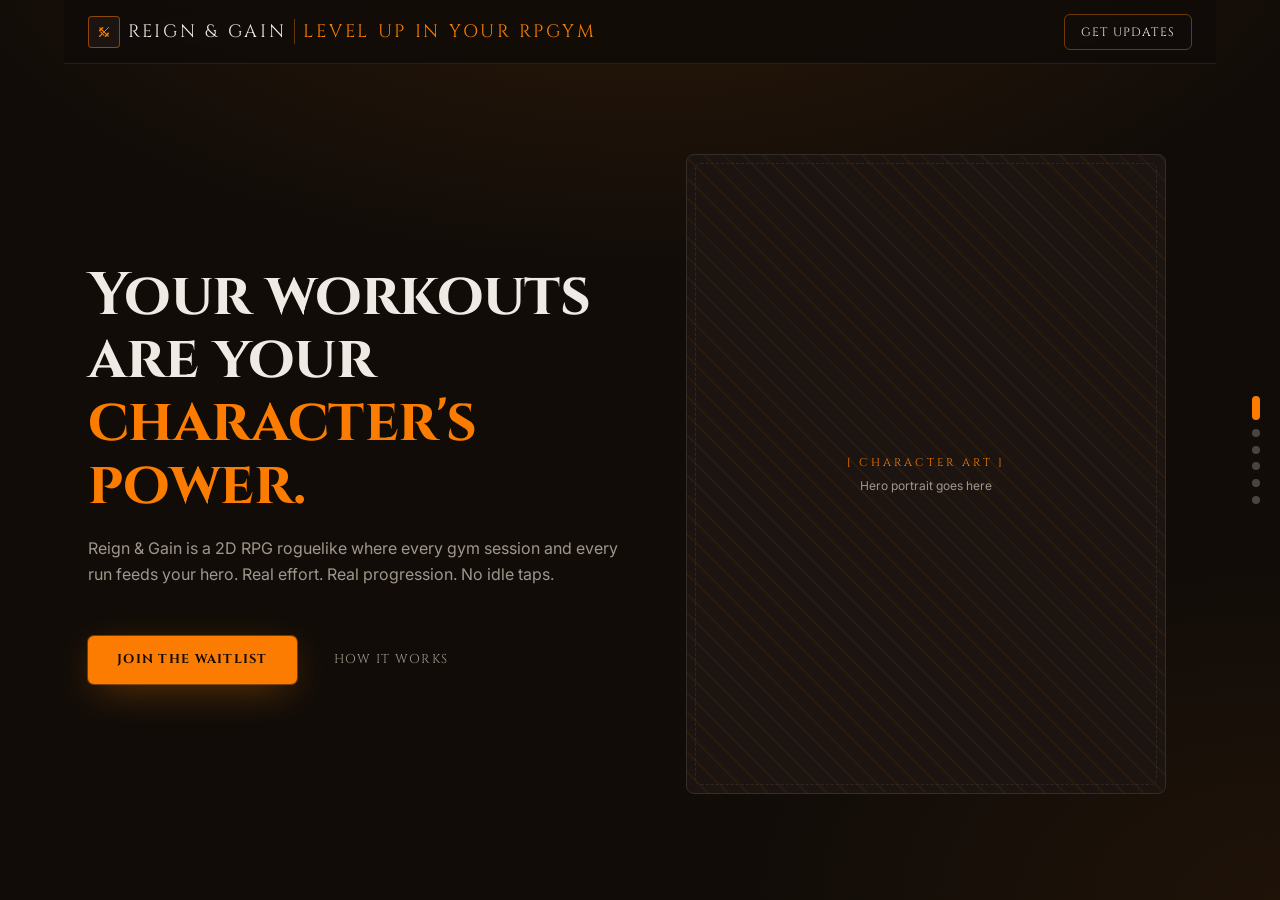
<file: index.html>
<!DOCTYPE html>
<html lang="en">
<head>
<meta charset="UTF-8" />
<meta name="viewport" content="width=device-width, initial-scale=1.0" />
<title>Reign & Gain: Level Up in Your RPGym</title>
<meta name="description" content="Reign & Gain is a fitness-themed 2D RPG roguelike where your real-world workouts power your in-game character. Level up in your RPGym — join the pre-alpha waitlist." />
<meta property="og:title" content="Reign & Gain: Level Up in Your RPGym" />
<meta property="og:description" content="A 2D RPG roguelike where gym sessions and runs level up your hero. Pre-alpha, building in public." />
<meta property="og:type" content="website" />
<meta name="twitter:card" content="summary_large_image" />
<link rel="stylesheet" href="css/styles.css?v=18" />
</head>
<body>

<header class="wrap nav nav-fixed">
  <div class="brand">
    <div class="brand-mark">
      <svg viewBox="0 0 24 24" fill="none" stroke="currentColor" stroke-linecap="round" stroke-linejoin="round">
        <g transform="rotate(45 12 12)">
          <path stroke-width="1.6" d="M3 12 21 12"/>
          <path stroke-width="2.4" d="M6 9 6 15"/>
          <path stroke-width="2.4" d="M18 9 18 15"/>
          <path stroke-width="1.3" d="M12 2 12 17"/>
          <path stroke-width="1.6" d="M9 15.5 15 15.5"/>
          <path stroke-width="1.8" d="M12 17 12 20.5"/>
          <circle cx="12" cy="21.3" r="1" fill="currentColor" stroke="none"/>
        </g>
      </svg>
    </div>
    <span class="brand-name">REIGN &amp; GAIN</span>
    <span class="brand-tagline">LEVEL UP IN YOUR RPGYM</span>
  </div>
  <a href="#signup"><button class="btn btn-outline">Get updates</button></a>
</header>

<div id="pager">
  <div id="pager-track">

    <section class="page wrap hero" data-page>
      <div class="hero-copy" data-animate>
        <h1>Your workouts are your<span class="accent"> character's power.</span></h1>

        <p class="lead">Reign &amp; Gain is a 2D RPG roguelike where every gym session and every run feeds your hero. Real effort. Real progression. No idle taps.</p>

        <div class="hero-actions">
          <a href="#signup"><button class="btn btn-primary">Join the Waitlist</button></a>
          <a href="#how"><button class="btn btn-ghost">How it works</button></a>
        </div>
      </div>

      <div class="hero-art" data-animate>
        <div class="placeholder aspect-45">
          <div class="placeholder-inset"></div>
          <div class="placeholder-content">
            <span class="placeholder-label">[ Character Art ]</span>
            <span class="placeholder-sub">Hero portrait goes here</span>
          </div>
        </div>
      </div>
    </section>

    <section class="page wrap wrap-narrow mission" data-page>
      <div data-animate>
        <p class="eyebrow">Why we're building this</p>
        <h2>A shared world where gamers and athletes are one and the same</h2>
        <p>Lifting and running aren't separate from play here. They ARE the play. Real-world effort and in-game progression feed the same fire instead of fighting for your time.</p>
      </div>
    </section>

    <section id="how" class="page wrap flow-safe" data-page>
      <div class="section-head" data-animate>
        <h2>How it works</h2>
      </div>

      <div class="grid-row grid-row-5" data-animate>

        <div class="card">
          <div class="placeholder aspect-video">
            <div class="placeholder-inset"></div>
            <div class="placeholder-content"><span class="placeholder-label">[ Workout Photo ]</span></div>
          </div>
          <div class="card-title-row">
            <svg viewBox="0 0 24 24" fill="none" stroke="currentColor" stroke-width="1.5" stroke-linecap="round" stroke-linejoin="round"><path d="M4 16c0-2 1-3 2-3s2 1 2 3-1 4-2 4-2-2-2-4Z"/><path d="M16 8c0-2 1-3 2-3s2 1 2 3-1 4-2 4-2-2-2-4Z"/><path d="M8 13c1 0 2-1 2-3M14 11c1 0 2 1 2 3"/></svg>
            <h3>Real Workout</h3>
          </div>
          <p class="body">Run or lift. Reign &amp; Gain doesn't need your phone open.</p>
          <div class="card-num">01</div>
        </div>

        <div class="card">
          <div class="placeholder aspect-video">
            <div class="placeholder-inset"></div>
            <div class="placeholder-content"><span class="placeholder-label">[ Verification UI ]</span></div>
          </div>
          <div class="card-title-row">
            <svg viewBox="0 0 24 24" fill="none" stroke="currentColor" stroke-width="1.5" stroke-linecap="round" stroke-linejoin="round"><path d="M12 21s7-6.5 7-11.5A7 7 0 0 0 5 9.5C5 14.5 12 21 12 21Z"/><circle cx="12" cy="9.5" r="2.2"/></svg>
            <h3>Auto-Verified</h3>
          </div>
          <p class="body">Zero manual logging. You do the workout, we handle the backend.</p>
          <div class="card-num">02</div>
        </div>

        <div class="card">
          <div class="placeholder aspect-video">
            <div class="placeholder-inset"></div>
            <div class="placeholder-content"><span class="placeholder-label">[ Token Drop ]</span></div>
          </div>
          <div class="card-title-row">
            <svg viewBox="0 0 24 24" fill="none" stroke="currentColor" stroke-width="1.5" stroke-linecap="round" stroke-linejoin="round"><path d="M3 8h11a3 3 0 1 0-3-3"/><path d="M3 13h15a3 3 0 1 1-3 3"/><path d="M3 18h8"/></svg>
            <h3>Get Tokens</h3>
          </div>
          <p class="body">Gym sessions mint Iron Tokens. Running mints Wind Tokens.</p>
          <div class="card-num">03</div>
        </div>

        <div class="card">
          <div class="placeholder aspect-video">
            <div class="placeholder-inset"></div>
            <div class="placeholder-content"><span class="placeholder-label">[ Skill Tree UI ]</span></div>
          </div>
          <div class="card-title-row">
            <svg viewBox="0 0 24 24" fill="none" stroke="currentColor" stroke-width="1.5" stroke-linecap="round" stroke-linejoin="round"><circle cx="6" cy="5" r="2"/><circle cx="6" cy="19" r="2"/><circle cx="18" cy="12" r="2"/><path d="M6 7v10M6 12h8.5M14.5 12 16.3 10.2M6 12 8 10"/></svg>
            <h3>Skill Tree</h3>
          </div>
          <p class="body">Spend tokens to unlock class abilities and specialize.</p>
          <div class="card-num">04</div>
        </div>

        <div class="card">
          <div class="placeholder aspect-video">
            <div class="placeholder-inset"></div>
            <div class="placeholder-content"><span class="placeholder-label">[ Combat Screenshot ]</span></div>
          </div>
          <div class="card-title-row">
            <svg viewBox="0 0 24 24" fill="none" stroke="currentColor" stroke-width="1.5" stroke-linecap="round" stroke-linejoin="round"><rect x="4" y="4" width="16" height="16" rx="3"/><circle cx="8.5" cy="8.5" r="1" fill="currentColor" stroke="none"/><circle cx="15.5" cy="8.5" r="1" fill="currentColor" stroke="none"/><circle cx="12" cy="12" r="1" fill="currentColor" stroke="none"/><circle cx="8.5" cy="15.5" r="1" fill="currentColor" stroke="none"/><circle cx="15.5" cy="15.5" r="1" fill="currentColor" stroke="none"/></svg>
            <h3>Combat</h3>
          </div>
          <p class="body">Turn-based battles combine dice, strategy and quick-time events.</p>
          <div class="card-num">05</div>
        </div>

      </div>
    </section>

    <section id="classes" class="page wrap flow-safe" data-page>
      <div class="section-head" data-animate>
        <h2>Choose your class</h2>
        <p class="section-sub">Customize your hero's look and choose your skills, but your workouts dictate your class.</p>
      </div>

      <div class="grid-row grid-row-3" data-animate>

        <div class="card">
          <div class="placeholder aspect-34">
            <div class="placeholder-inset"></div>
            <div class="placeholder-content"><span class="placeholder-label">[ Warrior Portrait ]</span></div>
          </div>
          <div class="card-title-row">
            <svg viewBox="0 0 24 24" fill="none" stroke="currentColor" stroke-linecap="round" stroke-linejoin="round">
              <g transform="rotate(45 12 12)">
                <path stroke-width="1.4" d="M12 2 13.4 5.2 13.4 15.6 10.6 15.6 10.6 5.2Z"/>
                <path stroke-width="2" d="M7.8 16 16.2 16"/>
                <path stroke-width="1.4" d="M12 16 12 20"/>
                <circle cx="12" cy="20.8" r="1" fill="currentColor" stroke="none"/>
              </g>
            </svg>
            <h3>Warrior</h3>
          </div>
          <p class="card-stats"><span class="stat-token">Iron Tokens</span> · HP · Armor · Damage</p>
          <p class="body">Fed by Iron Tokens: the more you lift, the harder you hit.</p>
        </div>

        <div class="card">
          <div class="placeholder aspect-34">
            <div class="placeholder-inset"></div>
            <div class="placeholder-content"><span class="placeholder-label">[ Rogue Portrait ]</span></div>
          </div>
          <div class="card-title-row">
            <svg viewBox="0 0 24 24" fill="none" stroke="currentColor" stroke-width="1.5" stroke-linecap="round" stroke-linejoin="round"><path d="M13 2 4 14h6l-1 8 9-12h-6l1-8Z"/></svg>
            <h3>Rogue</h3>
          </div>
          <p class="card-stats"><span class="stat-token">Wind Tokens</span> · Stamina · Agility · Speed</p>
          <p class="body">Fed by Wind Tokens: running sharpens speed and reflexes.</p>
        </div>

        <div class="card">
          <div class="placeholder aspect-34">
            <div class="placeholder-inset"></div>
            <div class="placeholder-content"><span class="placeholder-label">[ Mage Portrait ]</span></div>
          </div>
          <div class="card-title-row">
            <svg viewBox="0 0 24 24" fill="none" stroke="currentColor" stroke-width="1.5" stroke-linecap="round" stroke-linejoin="round"><path d="M12 3v4M12 17v4M3 12h4M17 12h4M6 6l2.5 2.5M17.5 17.5 15 15M6 18l2.5-2.5M17.5 6.5 15 9"/></svg>
            <h3>Mage</h3>
          </div>
          <p class="card-stats"><span class="stat-token">Iron + Wind Tokens</span> · Hybrid · Magic</p>
          <p class="body">Fed by both token types: a hybrid build focused on magic spells.</p>
        </div>

      </div>
    </section>

    <section class="page banner" data-page>
      <div class="wrap wrap-narrow" data-animate>
        <h2>You <span class="accent-underline">Are</span> Your Hero</h2>
        <p>Every rep, every mile, every drop of sweat: it all lands here. Your character doesn't just look like you. They are you.</p>
      </div>
    </section>

    <section id="signup" class="page wrap wrap-signup" data-page>
      <div class="section-head" data-animate>
        <p class="eyebrow">Enlist Now</p>
        <h2>Get on the waitlist</h2>
        <p class="section-sub">Be the first to know when playtests open. One-line updates, no marketing fluff.</p>
      </div>

      <div class="signup-box" data-animate>
        <div id="form-wrap">
          <form id="waitlist-form" novalidate>
            <div class="field">
              <label for="email">Email address</label>
              <input id="email" name="email" type="email" required autocomplete="email" placeholder="you@example.com" />
            </div>

            <div class="consent-row">
              <input id="consent" name="consent" type="checkbox" />
              <label for="consent">I agree to receive occasional updates about Reign &amp; Gain at this email address.</label>
            </div>

            <p id="form-error" class="form-error hidden" role="alert"></p>

            <button id="submit-btn" type="submit" class="btn btn-submit">Join the Waitlist</button>

            <p class="form-note">We only use your email to notify you about Reign &amp; Gain updates. No spam, no sharing your data, unsubscribe anytime.</p>
          </form>
        </div>

        <div id="success-wrap" class="success-box hidden">
          <svg viewBox="0 0 24 24" fill="none" stroke="currentColor" stroke-width="1.5" stroke-linecap="round" stroke-linejoin="round"><circle cx="12" cy="12" r="9"/><path d="m8.5 12.5 2.3 2.3L16 10"/></svg>
          <div>
            <h3>You're on the list.</h3>
            <p>We'll only email you when there's something real to show.</p>
          </div>
        </div>
      </div>

      <p class="page-foot">
        <span class="page-foot-status"><span class="badge-dot-inline"></span>Pre-Alpha · Week one, no fake numbers, just an honest waitlist.</span>
        <a href="privacy.html">Privacy</a>
        <span id="foot-year">© Reign &amp; Gain</span>
      </p>
    </section>

  </div>

  <nav id="pager-dots" aria-label="Page navigation"></nav>
</div>

<script src="js/waitlist.js?v=13"></script>
<script src="js/scroll-effects.js?v=13"></script>
<script src="js/paginate.js?v=17"></script>
<script>document.getElementById("foot-year").textContent = "© " + new Date().getFullYear() + " Reign & Gain";</script>
</body>
</html>
</file>
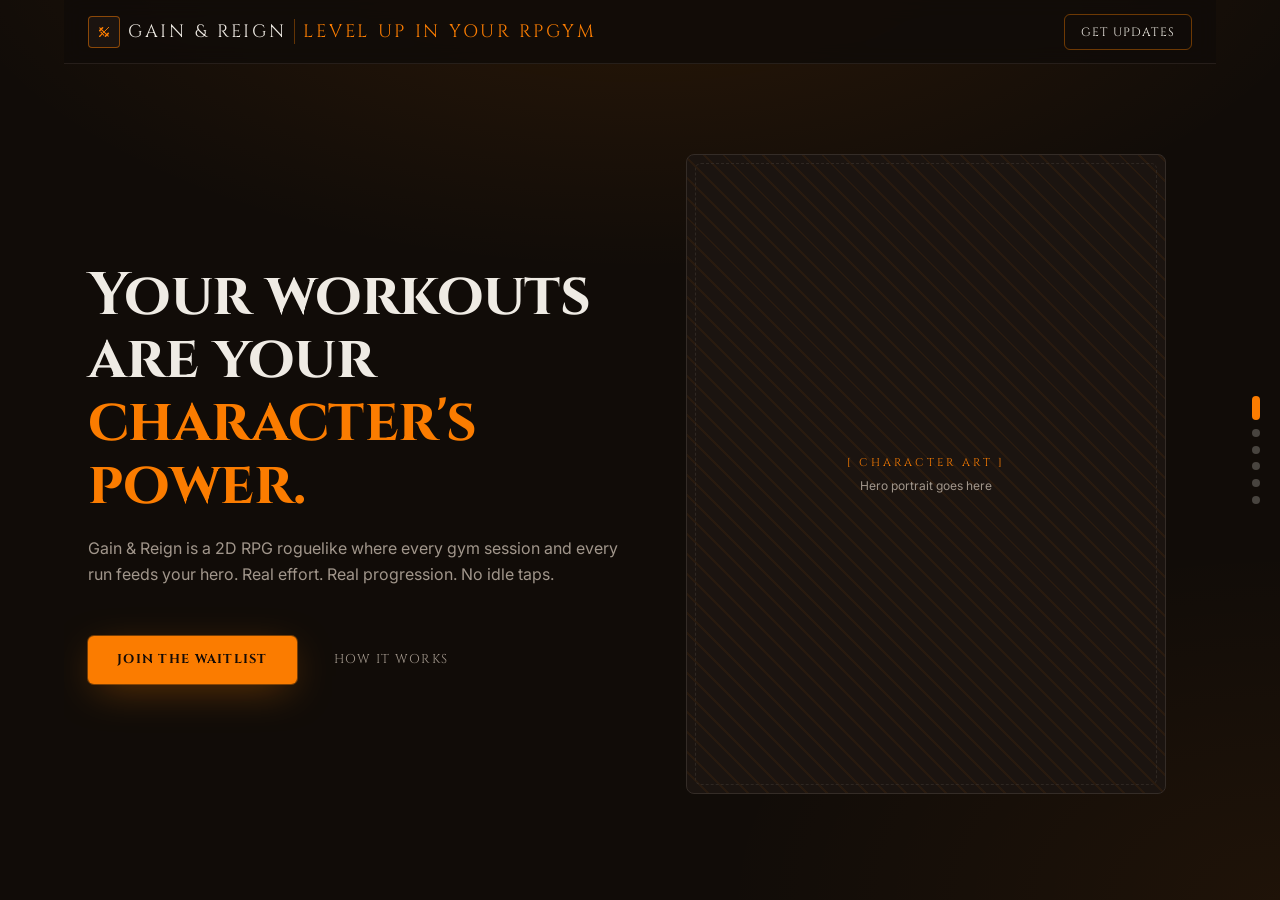
<file: rpgym-site/index.html>
<!DOCTYPE html>
<html lang="en">
<head>
<meta charset="UTF-8" />
<meta name="viewport" content="width=device-width, initial-scale=1.0" />
<title>Gain & Reign: Level Up in Your RPGym</title>
<meta name="description" content="Gain & Reign is a fitness-themed 2D RPG roguelike where your real-world workouts power your in-game character. Level up in your RPGym — join the pre-alpha waitlist." />
<meta property="og:title" content="Gain & Reign: Level Up in Your RPGym" />
<meta property="og:description" content="A 2D RPG roguelike where gym sessions and runs level up your hero. Pre-alpha, building in public." />
<meta property="og:type" content="website" />
<meta name="twitter:card" content="summary_large_image" />
<link rel="stylesheet" href="css/styles.css?v=15" />
</head>
<body>

<header class="wrap nav nav-fixed">
  <div class="brand">
    <div class="brand-mark">
      <svg viewBox="0 0 24 24" fill="none" stroke="currentColor" stroke-linecap="round" stroke-linejoin="round">
        <g transform="rotate(45 12 12)">
          <path stroke-width="1.6" d="M3 12 21 12"/>
          <path stroke-width="2.4" d="M6 9 6 15"/>
          <path stroke-width="2.4" d="M18 9 18 15"/>
          <path stroke-width="1.3" d="M12 2 12 17"/>
          <path stroke-width="1.6" d="M9 15.5 15 15.5"/>
          <path stroke-width="1.8" d="M12 17 12 20.5"/>
          <circle cx="12" cy="21.3" r="1" fill="currentColor" stroke="none"/>
        </g>
      </svg>
    </div>
    <span class="brand-name">GAIN &amp; REIGN</span>
    <span class="brand-tagline">LEVEL UP IN YOUR RPGYM</span>
  </div>
  <a href="#signup"><button class="btn btn-outline">Get updates</button></a>
</header>

<div id="pager">
  <div id="pager-track">

    <section class="page wrap hero" data-page>
      <div class="hero-copy" data-animate>
        <h1>Your workouts are your<span class="accent"> character's power.</span></h1>

        <p class="lead">Gain &amp; Reign is a 2D RPG roguelike where every gym session and every run feeds your hero. Real effort. Real progression. No idle taps.</p>

        <div class="hero-actions">
          <a href="#signup"><button class="btn btn-primary">Join the Waitlist</button></a>
          <a href="#how"><button class="btn btn-ghost">How it works</button></a>
        </div>
      </div>

      <div class="hero-art" data-animate>
        <div class="placeholder aspect-45">
          <div class="placeholder-inset"></div>
          <div class="placeholder-content">
            <span class="placeholder-label">[ Character Art ]</span>
            <span class="placeholder-sub">Hero portrait goes here</span>
          </div>
        </div>
      </div>
    </section>

    <section class="page wrap wrap-narrow mission" data-page>
      <div data-animate>
        <p class="eyebrow">Why we're building this</p>
        <h2>A shared world where gamers and athletes are one and the same</h2>
        <p>Lifting and running aren't separate from play here. They ARE the play. Real-world effort and in-game progression feed the same fire instead of fighting for your time.</p>
      </div>
    </section>

    <section id="how" class="page wrap flow-safe" data-page>
      <div class="section-head" data-animate>
        <h2>How it works</h2>
      </div>

      <div class="grid-row grid-row-5" data-animate>

        <div class="card">
          <div class="placeholder aspect-video">
            <div class="placeholder-inset"></div>
            <div class="placeholder-content"><span class="placeholder-label">[ Workout Photo ]</span></div>
          </div>
          <div class="card-title-row">
            <svg viewBox="0 0 24 24" fill="none" stroke="currentColor" stroke-width="1.5" stroke-linecap="round" stroke-linejoin="round"><path d="M4 16c0-2 1-3 2-3s2 1 2 3-1 4-2 4-2-2-2-4Z"/><path d="M16 8c0-2 1-3 2-3s2 1 2 3-1 4-2 4-2-2-2-4Z"/><path d="M8 13c1 0 2-1 2-3M14 11c1 0 2 1 2 3"/></svg>
            <h3>Real Workout</h3>
          </div>
          <p class="body">Run or lift. Gain &amp; Reign doesn't need your phone open.</p>
          <div class="card-num">01</div>
        </div>

        <div class="card">
          <div class="placeholder aspect-video">
            <div class="placeholder-inset"></div>
            <div class="placeholder-content"><span class="placeholder-label">[ Verification UI ]</span></div>
          </div>
          <div class="card-title-row">
            <svg viewBox="0 0 24 24" fill="none" stroke="currentColor" stroke-width="1.5" stroke-linecap="round" stroke-linejoin="round"><path d="M12 21s7-6.5 7-11.5A7 7 0 0 0 5 9.5C5 14.5 12 21 12 21Z"/><circle cx="12" cy="9.5" r="2.2"/></svg>
            <h3>Auto-Verified</h3>
          </div>
          <p class="body">Zero manual logging. You do the workout, we handle the backend.</p>
          <div class="card-num">02</div>
        </div>

        <div class="card">
          <div class="placeholder aspect-video">
            <div class="placeholder-inset"></div>
            <div class="placeholder-content"><span class="placeholder-label">[ Token Drop ]</span></div>
          </div>
          <div class="card-title-row">
            <svg viewBox="0 0 24 24" fill="none" stroke="currentColor" stroke-width="1.5" stroke-linecap="round" stroke-linejoin="round"><path d="M3 8h11a3 3 0 1 0-3-3"/><path d="M3 13h15a3 3 0 1 1-3 3"/><path d="M3 18h8"/></svg>
            <h3>Get Tokens</h3>
          </div>
          <p class="body">Gym sessions mint Iron Tokens. Running mints Wind Tokens.</p>
          <div class="card-num">03</div>
        </div>

        <div class="card">
          <div class="placeholder aspect-video">
            <div class="placeholder-inset"></div>
            <div class="placeholder-content"><span class="placeholder-label">[ Skill Tree UI ]</span></div>
          </div>
          <div class="card-title-row">
            <svg viewBox="0 0 24 24" fill="none" stroke="currentColor" stroke-width="1.5" stroke-linecap="round" stroke-linejoin="round"><circle cx="6" cy="5" r="2"/><circle cx="6" cy="19" r="2"/><circle cx="18" cy="12" r="2"/><path d="M6 7v10M6 12h8.5M14.5 12 16.3 10.2M6 12 8 10"/></svg>
            <h3>Skill Tree</h3>
          </div>
          <p class="body">Spend tokens to unlock class abilities and specialize.</p>
          <div class="card-num">04</div>
        </div>

        <div class="card">
          <div class="placeholder aspect-video">
            <div class="placeholder-inset"></div>
            <div class="placeholder-content"><span class="placeholder-label">[ Combat Screenshot ]</span></div>
          </div>
          <div class="card-title-row">
            <svg viewBox="0 0 24 24" fill="none" stroke="currentColor" stroke-width="1.5" stroke-linecap="round" stroke-linejoin="round"><rect x="4" y="4" width="16" height="16" rx="3"/><circle cx="8.5" cy="8.5" r="1" fill="currentColor" stroke="none"/><circle cx="15.5" cy="8.5" r="1" fill="currentColor" stroke="none"/><circle cx="12" cy="12" r="1" fill="currentColor" stroke="none"/><circle cx="8.5" cy="15.5" r="1" fill="currentColor" stroke="none"/><circle cx="15.5" cy="15.5" r="1" fill="currentColor" stroke="none"/></svg>
            <h3>Combat</h3>
          </div>
          <p class="body">Turn-based battles combine dice, strategy and quick-time events.</p>
          <div class="card-num">05</div>
        </div>

      </div>
    </section>

    <section id="classes" class="page wrap flow-safe" data-page>
      <div class="section-head" data-animate>
        <h2>Choose your class</h2>
        <p class="section-sub">Customize your hero's look and choose your skills, but your workouts dictate your class.</p>
      </div>

      <div class="grid-row grid-row-3" data-animate>

        <div class="card">
          <div class="placeholder aspect-34">
            <div class="placeholder-inset"></div>
            <div class="placeholder-content"><span class="placeholder-label">[ Warrior Portrait ]</span></div>
          </div>
          <div class="card-title-row">
            <svg viewBox="0 0 24 24" fill="none" stroke="currentColor" stroke-linecap="round" stroke-linejoin="round">
              <g transform="rotate(45 12 12)">
                <path stroke-width="1.4" d="M12 2 13.4 5.2 13.4 15.6 10.6 15.6 10.6 5.2Z"/>
                <path stroke-width="2" d="M7.8 16 16.2 16"/>
                <path stroke-width="1.4" d="M12 16 12 20"/>
                <circle cx="12" cy="20.8" r="1" fill="currentColor" stroke="none"/>
              </g>
            </svg>
            <h3>Warrior</h3>
          </div>
          <p class="card-stats"><span class="stat-token">Iron Tokens</span> · HP · Armor · Damage</p>
          <p class="body">Fed by Iron Tokens: the more you lift, the harder you hit.</p>
        </div>

        <div class="card">
          <div class="placeholder aspect-34">
            <div class="placeholder-inset"></div>
            <div class="placeholder-content"><span class="placeholder-label">[ Rogue Portrait ]</span></div>
          </div>
          <div class="card-title-row">
            <svg viewBox="0 0 24 24" fill="none" stroke="currentColor" stroke-width="1.5" stroke-linecap="round" stroke-linejoin="round"><path d="M13 2 4 14h6l-1 8 9-12h-6l1-8Z"/></svg>
            <h3>Rogue</h3>
          </div>
          <p class="card-stats"><span class="stat-token">Wind Tokens</span> · Stamina · Agility · Speed</p>
          <p class="body">Fed by Wind Tokens: running sharpens speed and reflexes.</p>
        </div>

        <div class="card">
          <div class="placeholder aspect-34">
            <div class="placeholder-inset"></div>
            <div class="placeholder-content"><span class="placeholder-label">[ Mage Portrait ]</span></div>
          </div>
          <div class="card-title-row">
            <svg viewBox="0 0 24 24" fill="none" stroke="currentColor" stroke-width="1.5" stroke-linecap="round" stroke-linejoin="round"><path d="M12 3v4M12 17v4M3 12h4M17 12h4M6 6l2.5 2.5M17.5 17.5 15 15M6 18l2.5-2.5M17.5 6.5 15 9"/></svg>
            <h3>Mage</h3>
          </div>
          <p class="card-stats"><span class="stat-token">Iron + Wind Tokens</span> · Hybrid · Magic</p>
          <p class="body">Fed by both token types: a hybrid build focused on magic spells.</p>
        </div>

      </div>
    </section>

    <section class="page banner" data-page>
      <div class="wrap wrap-narrow" data-animate>
        <h2>You <span class="accent-underline">Are</span> Your Hero</h2>
        <p>Every rep, every mile, every drop of sweat: it all lands here. Your character doesn't just look like you. They are you.</p>
      </div>
    </section>

    <section id="signup" class="page wrap wrap-signup" data-page>
      <div class="section-head" data-animate>
        <p class="eyebrow">Enlist Now</p>
        <h2>Get on the waitlist</h2>
        <p class="section-sub">Be the first to know when playtests open. One-line updates, no marketing fluff.</p>
      </div>

      <div class="signup-box" data-animate>
        <div id="form-wrap">
          <form id="waitlist-form" novalidate>
            <div class="field">
              <label for="email">Email address</label>
              <input id="email" name="email" type="email" required autocomplete="email" placeholder="you@example.com" />
            </div>

            <div class="consent-row">
              <input id="consent" name="consent" type="checkbox" />
              <label for="consent">I agree to receive occasional updates about Gain &amp; Reign at this email address.</label>
            </div>

            <p id="form-error" class="form-error hidden" role="alert"></p>

            <button id="submit-btn" type="submit" class="btn btn-submit">Join the Waitlist</button>

            <p class="form-note">We only use your email to notify you about Gain &amp; Reign updates. No spam, no sharing your data, unsubscribe anytime.</p>
          </form>
        </div>

        <div id="success-wrap" class="success-box hidden">
          <svg viewBox="0 0 24 24" fill="none" stroke="currentColor" stroke-width="1.5" stroke-linecap="round" stroke-linejoin="round"><circle cx="12" cy="12" r="9"/><path d="m8.5 12.5 2.3 2.3L16 10"/></svg>
          <div>
            <h3>You're on the list.</h3>
            <p>We'll only email you when there's something real to show.</p>
          </div>
        </div>
      </div>

      <p class="page-foot">
        <span class="page-foot-status"><span class="badge-dot-inline"></span>Pre-Alpha · Week one, no fake numbers, just an honest waitlist.</span>
        <a href="privacy.html">Privacy</a>
        <span id="foot-year">© Gain &amp; Reign</span>
      </p>
    </section>

  </div>

  <nav id="pager-dots" aria-label="Page navigation"></nav>
</div>

<script src="js/waitlist.js?v=13"></script>
<script src="js/scroll-effects.js?v=13"></script>
<script src="js/paginate.js?v=13"></script>
<script>document.getElementById("foot-year").textContent = "© " + new Date().getFullYear() + " Gain & Reign";</script>
</body>
</html>
</file>
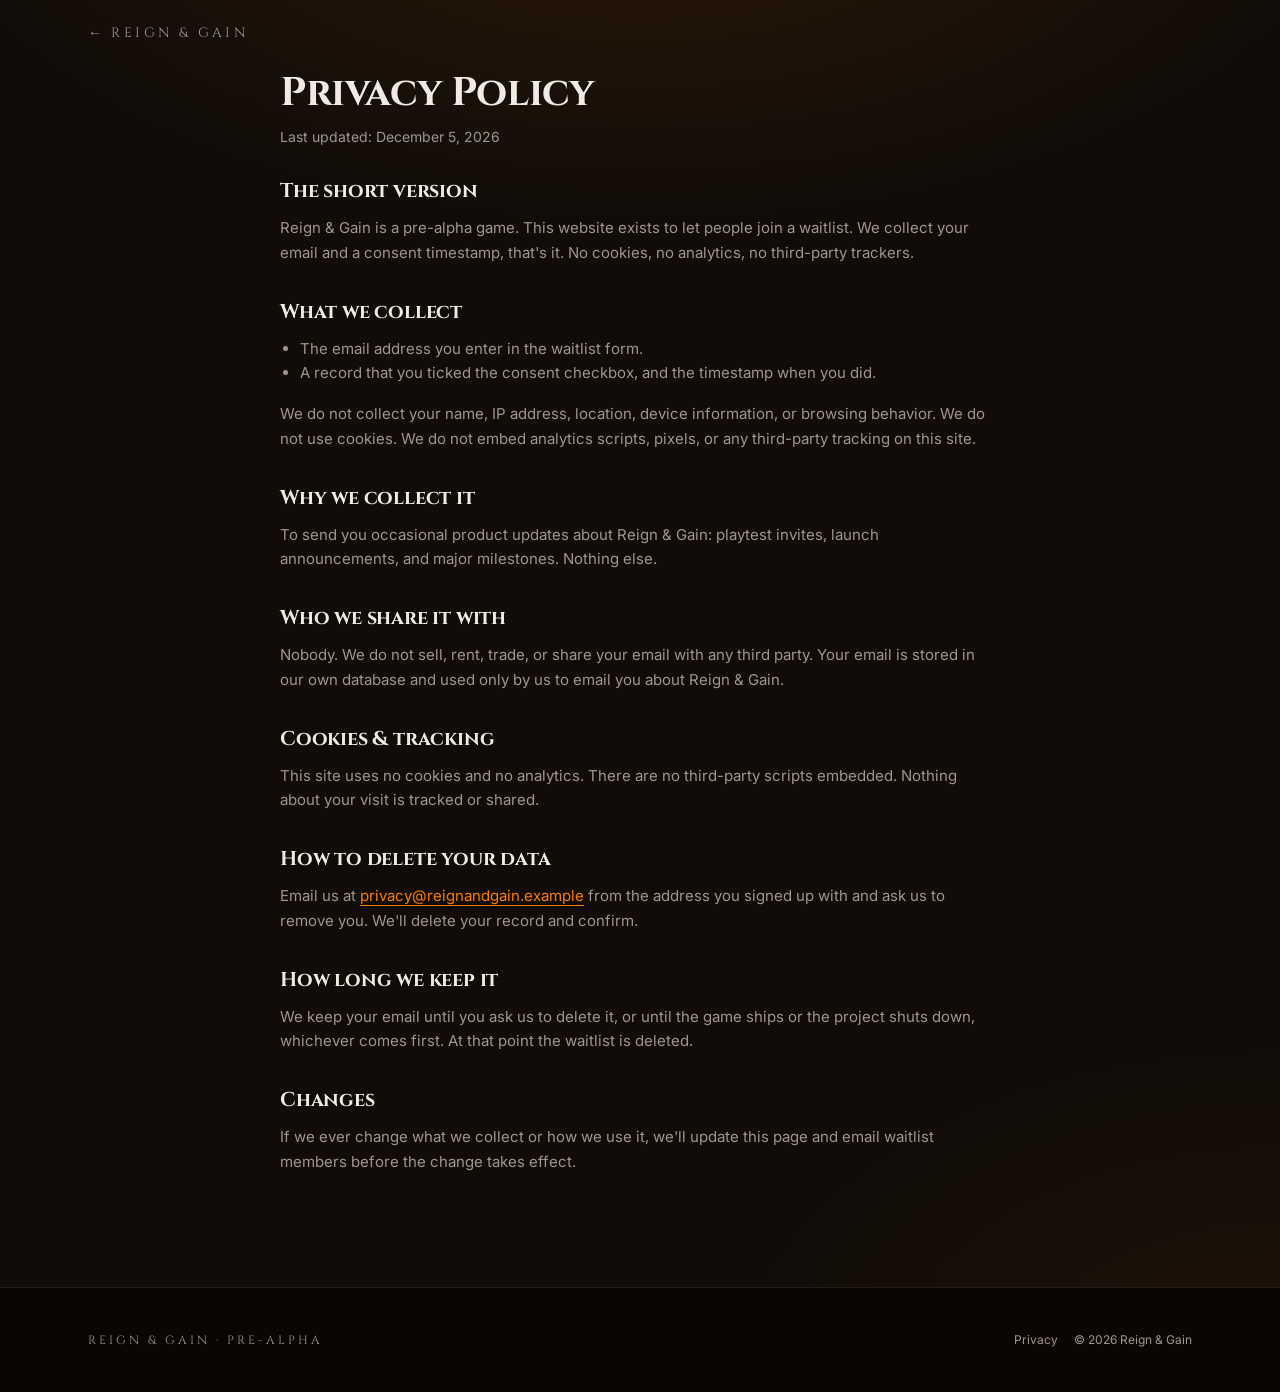
<file: privacy.html>
<!DOCTYPE html>
<html lang="en">
<head>
<meta charset="UTF-8" />
<meta name="viewport" content="width=device-width, initial-scale=1.0" />
<title>Privacy Policy · Reign & Gain</title>
<meta name="description" content="How Reign & Gain handles your email on the pre-alpha waitlist. No tracking, no analytics, no third parties." />
<meta name="robots" content="index,follow" />
<link rel="stylesheet" href="css/styles.css?v=18" />
</head>
<body>

<header class="wrap privacy-header">
  <a href="index.html" class="back-link">← Reign &amp; Gain</a>
</header>

<main class="wrap wrap-narrow privacy-main" style="padding-bottom:5rem">
  <h1>Privacy Policy</h1>
  <p id="privacy-updated" class="privacy-updated"></p>

  <div class="privacy-body">

    <div class="privacy-section">
      <h2>The short version</h2>
      <p>Reign &amp; Gain is a pre-alpha game. This website exists to let people join a waitlist. We collect your email and a consent timestamp, that's it. No cookies, no analytics, no third-party trackers.</p>
    </div>

    <div class="privacy-section">
      <h2>What we collect</h2>
      <ul>
        <li>The email address you enter in the waitlist form.</li>
        <li>A record that you ticked the consent checkbox, and the timestamp when you did.</li>
      </ul>
      <p>We do not collect your name, IP address, location, device information, or browsing behavior. We do not use cookies. We do not embed analytics scripts, pixels, or any third-party tracking on this site.</p>
    </div>

    <div class="privacy-section">
      <h2>Why we collect it</h2>
      <p>To send you occasional product updates about Reign &amp; Gain: playtest invites, launch announcements, and major milestones. Nothing else.</p>
    </div>

    <div class="privacy-section">
      <h2>Who we share it with</h2>
      <p>Nobody. We do not sell, rent, trade, or share your email with any third party. Your email is stored in our own database and used only by us to email you about Reign &amp; Gain.</p>
    </div>

    <div class="privacy-section">
      <h2>Cookies &amp; tracking</h2>
      <p>This site uses no cookies and no analytics. There are no third-party scripts embedded. Nothing about your visit is tracked or shared.</p>
    </div>

    <div class="privacy-section">
      <h2>How to delete your data</h2>
      <p>Email us at <a href="mailto:privacy@reignandgain.example">privacy@reignandgain.example</a> from the address you signed up with and ask us to remove you. We'll delete your record and confirm.</p>
    </div>

    <div class="privacy-section">
      <h2>How long we keep it</h2>
      <p>We keep your email until you ask us to delete it, or until the game ships or the project shuts down, whichever comes first. At that point the waitlist is deleted.</p>
    </div>

    <div class="privacy-section">
      <h2>Changes</h2>
      <p>If we ever change what we collect or how we use it, we'll update this page and email waitlist members before the change takes effect.</p>
    </div>

  </div>
</main>

<footer>
  <div class="wrap">
    <p class="foot-brand">Reign &amp; Gain · Pre-Alpha</p>
    <div class="foot-links">
      <a href="privacy.html">Privacy</a>
      <span id="foot-year">© Reign &amp; Gain</span>
    </div>
  </div>
</footer>

<script>
  document.getElementById("foot-year").textContent = "© " + new Date().getFullYear() + " Reign & Gain";
  document.getElementById("privacy-updated").textContent = "Last updated: " + new Date().toLocaleDateString("en-US", { year: "numeric", month: "long", day: "numeric" });
</script>
<!-- redeploy trigger -->
</body>
</html>
</file>
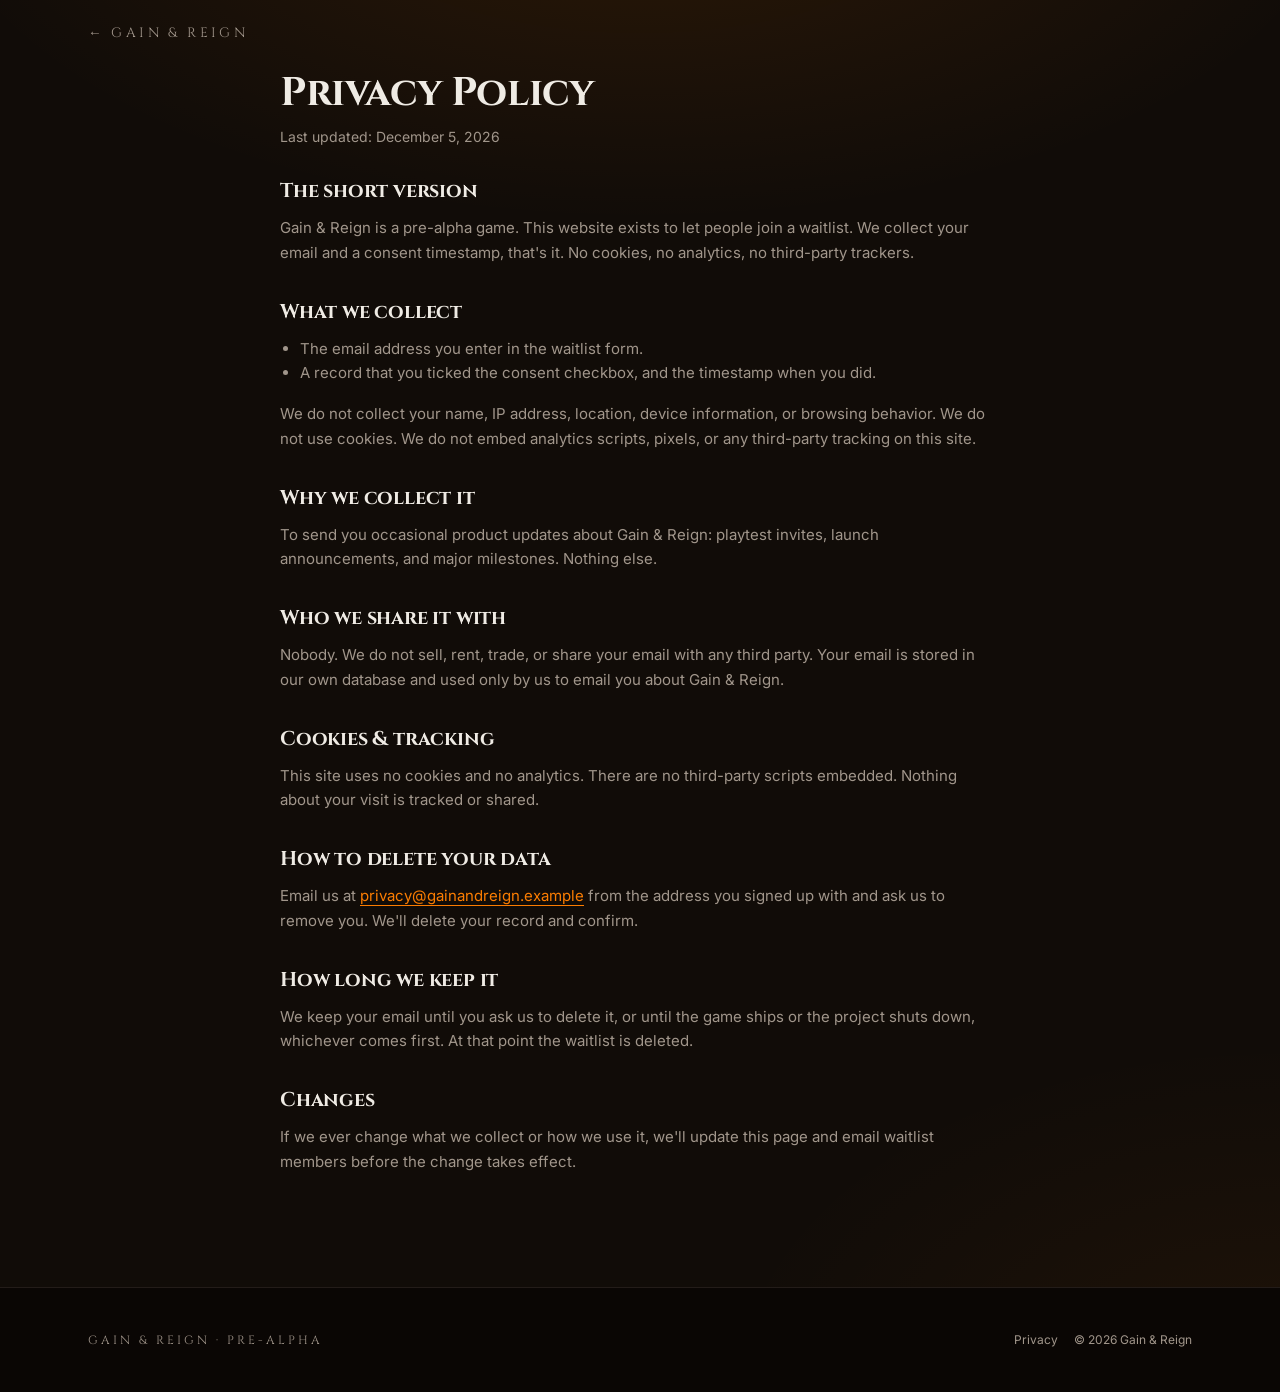
<file: rpgym-site/privacy.html>
<!DOCTYPE html>
<html lang="en">
<head>
<meta charset="UTF-8" />
<meta name="viewport" content="width=device-width, initial-scale=1.0" />
<title>Privacy Policy · Gain & Reign</title>
<meta name="description" content="How Gain & Reign handles your email on the pre-alpha waitlist. No tracking, no analytics, no third parties." />
<meta name="robots" content="index,follow" />
<link rel="stylesheet" href="css/styles.css?v=15" />
</head>
<body>

<header class="wrap privacy-header">
  <a href="index.html" class="back-link">← Gain &amp; Reign</a>
</header>

<main class="wrap wrap-narrow privacy-main" style="padding-bottom:5rem">
  <h1>Privacy Policy</h1>
  <p id="privacy-updated" class="privacy-updated"></p>

  <div class="privacy-body">

    <div class="privacy-section">
      <h2>The short version</h2>
      <p>Gain &amp; Reign is a pre-alpha game. This website exists to let people join a waitlist. We collect your email and a consent timestamp, that's it. No cookies, no analytics, no third-party trackers.</p>
    </div>

    <div class="privacy-section">
      <h2>What we collect</h2>
      <ul>
        <li>The email address you enter in the waitlist form.</li>
        <li>A record that you ticked the consent checkbox, and the timestamp when you did.</li>
      </ul>
      <p>We do not collect your name, IP address, location, device information, or browsing behavior. We do not use cookies. We do not embed analytics scripts, pixels, or any third-party tracking on this site.</p>
    </div>

    <div class="privacy-section">
      <h2>Why we collect it</h2>
      <p>To send you occasional product updates about Gain &amp; Reign: playtest invites, launch announcements, and major milestones. Nothing else.</p>
    </div>

    <div class="privacy-section">
      <h2>Who we share it with</h2>
      <p>Nobody. We do not sell, rent, trade, or share your email with any third party. Your email is stored in our own database and used only by us to email you about Gain &amp; Reign.</p>
    </div>

    <div class="privacy-section">
      <h2>Cookies &amp; tracking</h2>
      <p>This site uses no cookies and no analytics. There are no third-party scripts embedded. Nothing about your visit is tracked or shared.</p>
    </div>

    <div class="privacy-section">
      <h2>How to delete your data</h2>
      <p>Email us at <a href="mailto:privacy@gainandreign.example">privacy@gainandreign.example</a> from the address you signed up with and ask us to remove you. We'll delete your record and confirm.</p>
    </div>

    <div class="privacy-section">
      <h2>How long we keep it</h2>
      <p>We keep your email until you ask us to delete it, or until the game ships or the project shuts down, whichever comes first. At that point the waitlist is deleted.</p>
    </div>

    <div class="privacy-section">
      <h2>Changes</h2>
      <p>If we ever change what we collect or how we use it, we'll update this page and email waitlist members before the change takes effect.</p>
    </div>

  </div>
</main>

<footer>
  <div class="wrap">
    <p class="foot-brand">Gain &amp; Reign · Pre-Alpha</p>
    <div class="foot-links">
      <a href="privacy.html">Privacy</a>
      <span id="foot-year">© Gain &amp; Reign</span>
    </div>
  </div>
</footer>

<script>
  document.getElementById("foot-year").textContent = "© " + new Date().getFullYear() + " Gain & Reign";
  document.getElementById("privacy-updated").textContent = "Last updated: " + new Date().toLocaleDateString("en-US", { year: "numeric", month: "long", day: "numeric" });
</script>
</body>
</html>
</file>
<file: css/styles.css>
/* RPGym design system — dark, gritty-but-energetic fantasy-fitness aesthetic.
   Single accent color: molten ember. All tokens defined below as CSS
   variables — edit values here to re-skin the whole site. No build step,
   no framework: plain HTML/CSS/JS so it can be hosted anywhere for free. */

@import url("https://fonts.googleapis.com/css2?family=Cinzel:wght@500;600;700&family=Inter:wght@400;500;600&display=swap");

:root {
  --radius: 0.5rem;

  --background: oklch(0.16 0.012 60);
  --foreground: oklch(0.94 0.01 80);

  --card: oklch(0.20 0.014 55);
  --border: oklch(0.30 0.015 55);
  --input: oklch(0.24 0.012 60);

  --ember: oklch(0.72 0.19 55);
  --ember-glow: oklch(0.82 0.17 65);

  --muted-foreground: oklch(0.68 0.02 70);
  --destructive: oklch(0.60 0.22 25);

  --font-display: "Cinzel", "Georgia", serif;
  --font-sans: "Inter", ui-sans-serif, system-ui, sans-serif;
}

* {
  box-sizing: border-box;
  border-color: var(--border);
}

html,
body {
  margin: 0;
  padding: 0;
  background-color: var(--background);
  color: var(--foreground);
  font-family: var(--font-sans);
  -webkit-font-smoothing: antialiased;
}

#pager {
  position: relative;
  height: 100vh;
  height: 100svh;
  overflow: hidden;
}

#pager-track {
  will-change: transform;
  transition: transform 0.8s cubic-bezier(0.45, 0, 0.2, 1);
}

@media (prefers-reduced-motion: reduce) {
  #pager-track {
    transition: none;
  }
}

.page {
  height: 100vh;
  height: 100svh;
  width: 100%;
  box-sizing: border-box;
  display: flex;
  flex-direction: column;
  justify-content: center;
  padding-top: 4.5rem;
  padding-bottom: 1.5rem;
  overflow-y: auto;
}

#pager-dots {
  position: fixed;
  right: 1.25rem;
  top: 50%;
  transform: translateY(-50%);
  display: flex;
  flex-direction: column;
  gap: 0.55rem;
  z-index: 60;
}

.pager-dot {
  width: 0.5rem;
  height: 0.5rem;
  border-radius: 999px;
  border: none;
  padding: 0;
  cursor: pointer;
  background: color-mix(in oklab, var(--foreground) 25%, transparent);
  transition: height 0.25s ease, background-color 0.25s ease;
}

.pager-dot:hover {
  background: color-mix(in oklab, var(--foreground) 45%, transparent);
}

.pager-dot.active {
  height: 1.5rem;
  background: var(--ember);
}

@media (max-height: 760px) {
  .page {
    padding-top: 3.75rem;
    padding-bottom: 1rem;
  }

  .section-head {
    margin-bottom: 1.25rem;
  }

  .card {
    padding: 0.75rem;
  }
}

[data-animate] {
  opacity: 0;
  transform: translateY(28px);
  transition: opacity 0.7s ease, transform 0.7s ease;
}

[data-animate].is-visible {
  opacity: 1;
  transform: translateY(0);
}

@media (prefers-reduced-motion: reduce) {
  [data-animate] {
    opacity: 1;
    transform: none;
    transition: none;
  }
}

body {
  background-image: radial-gradient(
      1200px 600px at 50% -10%,
      color-mix(in oklab, var(--ember) 12%, transparent),
      transparent 60%
    ),
    radial-gradient(
      800px 500px at 100% 100%,
      color-mix(in oklab, var(--ember) 6%, transparent),
      transparent 70%
    );
}

h1,
h2,
h3 {
  font-family: var(--font-display);
  letter-spacing: -0.01em;
  margin: 0;
}

a {
  color: inherit;
  text-decoration: none;
}

.wrap {
  max-width: 72rem;
  margin: 0 auto;
  padding-left: 1.5rem;
  padding-right: 1.5rem;
}

.wrap-narrow {
  max-width: 48rem;
}

.wrap-signup {
  max-width: 50rem;
}

.nav {
  display: flex;
  align-items: center;
  justify-content: space-between;
  padding-top: 0.85rem;
  padding-bottom: 0.85rem;
}

.nav-fixed {
  position: fixed;
  top: 0;
  left: 0;
  right: 0;
  z-index: 50;
  background: color-mix(in oklab, var(--background) 88%, transparent);
  backdrop-filter: blur(10px);
  -webkit-backdrop-filter: blur(10px);
  border-bottom: 1px solid color-mix(in oklab, var(--border) 60%, transparent);
}

.brand {
  display: flex;
  align-items: center;
  gap: 0.5rem;
}

.brand-mark {
  display: flex;
  align-items: center;
  justify-content: center;
  height: 2rem;
  width: 2rem;
  border-radius: 0.25rem;
  border: 1px solid color-mix(in oklab, var(--ember) 50%, transparent);
  background: var(--card);
}

.brand-mark svg {
  width: 1rem;
  height: 1rem;
  color: var(--ember);
}

.brand-name {
  font-family: var(--font-display);
  font-size: 1.125rem;
  letter-spacing: 0.15em;
}

.brand-tagline {
  font-family: var(--font-display);
  font-size: 1.125rem;
  letter-spacing: 0.15em;
  color: var(--ember);
  padding-left: 0.5rem;
  border-left: 1px solid color-mix(in oklab, var(--ember) 35%, transparent);
}

@media (max-width: 720px) {
  .brand-tagline {
    display: none;
  }
}

.btn {
  display: inline-flex;
  align-items: center;
  justify-content: center;
  gap: 0.5rem;
  border-radius: 0.375rem;
  font-family: var(--font-display);
  text-transform: uppercase;
  letter-spacing: 0.1em;
  font-size: 0.8rem;
  cursor: pointer;
  border: 1px solid transparent;
  transition: background-color 0.15s, color 0.15s, border-color 0.15s;
}

.btn-primary {
  height: 3rem;
  padding: 0 1.75rem;
  background: var(--ember);
  color: oklch(0.16 0.02 55);
  font-weight: 700;
  box-shadow: 0 0 0 1px color-mix(in oklab, var(--ember) 40%, transparent),
    0 10px 40px -10px color-mix(in oklab, var(--ember) 45%, transparent);
}

.btn-primary:hover {
  background: var(--ember-glow);
}

.btn-ghost {
  height: 3rem;
  padding: 0 1.5rem;
  background: transparent;
  color: var(--muted-foreground);
}

.btn-ghost:hover {
  color: var(--ember);
}

.btn-outline {
  height: 2.25rem;
  padding: 0 1rem;
  background: transparent;
  border-color: color-mix(in oklab, var(--ember) 40%, transparent);
  font-size: 0.75rem;
  color: var(--foreground);
}

.btn-outline:hover {
  background: color-mix(in oklab, var(--ember) 10%, transparent);
  color: var(--ember);
}

.btn-submit {
  height: 2.75rem;
  width: 100%;
  background: var(--ember);
  color: oklch(0.16 0.02 55);
}

.btn-submit:hover {
  background: var(--ember-glow);
}

.btn-submit:disabled {
  opacity: 0.6;
  cursor: not-allowed;
}

.badge {
  display: inline-flex;
  align-items: center;
  gap: 0.5rem;
  border-radius: 999px;
  border: 1px solid color-mix(in oklab, var(--ember) 40%, transparent);
  background: color-mix(in oklab, var(--ember) 5%, transparent);
  padding: 0.25rem 0.75rem;
  font-size: 0.75rem;
  font-weight: 500;
  text-transform: uppercase;
  letter-spacing: 0.1em;
  color: var(--ember);
}

.badge svg {
  width: 0.75rem;
  height: 0.75rem;
}

.badge-dot {
  height: 0.375rem;
  width: 0.375rem;
  border-radius: 999px;
  background: var(--ember);
  animation: pulse 2s ease-in-out infinite;
}

@keyframes pulse {
  0%, 100% { opacity: 1; }
  50% { opacity: 0.4; }
}

.hero {
  display: grid;
  gap: 2.5rem;
}

@media (min-width: 768px) {
  .hero {
    grid-template-columns: 1fr 1fr;
  }
}

.hero-copy {
  display: flex;
  flex-direction: column;
  justify-content: center;
}

.hero h1 {
  font-size: 2.5rem;
  line-height: 1.05;
}

@media (min-width: 640px) {
  .hero h1 { font-size: 3rem; }
}

@media (min-width: 768px) {
  .hero h1 { font-size: 3.75rem; }
}

.hero h1 .accent {
  color: var(--ember);
}

.hero p.lead {
  margin-top: 1.25rem;
  max-width: 38rem;
  font-size: 1rem;
  line-height: 1.6;
  color: var(--muted-foreground);
  text-wrap: pretty;
}

.hero-actions {
  margin-top: 2rem;
  display: flex;
  flex-wrap: wrap;
  gap: 0.75rem;
}

.badge-hero {
  margin-bottom: 1.5rem;
  width: fit-content;
}

.placeholder {
  position: relative;
  overflow: hidden;
  border-radius: 0.5rem;
  border: 1px solid var(--border);
  background-color: var(--card);
  background-image: repeating-linear-gradient(
    45deg,
    color-mix(in oklab, var(--ember) 6%, transparent) 0 2px,
    transparent 2px 14px
  );
  display: flex;
  align-items: center;
  justify-content: center;
}

.placeholder-inset {
  position: absolute;
  inset: 0.5rem;
  border-radius: 0.375rem;
  border: 1px dashed color-mix(in oklab, var(--border) 80%, transparent);
}

.placeholder-content {
  position: relative;
  display: flex;
  flex-direction: column;
  align-items: center;
  gap: 0.5rem;
  padding: 1rem;
  text-align: center;
}

.placeholder-label {
  font-family: var(--font-display);
  font-size: 0.7rem;
  text-transform: uppercase;
  letter-spacing: 0.25em;
  color: var(--ember);
}

.placeholder-sub {
  font-size: 0.75rem;
  color: var(--muted-foreground);
}

.placeholder-corner {
  position: absolute;
  width: 0.75rem;
  height: 0.75rem;
  color: color-mix(in oklab, var(--ember) 70%, transparent);
}

.aspect-45 { aspect-ratio: 4 / 5; }
.aspect-video { aspect-ratio: 16 / 9; }
.aspect-34 { aspect-ratio: 4 / 3; }

.hero-art {
  width: 100%;
  max-width: 30rem;
  height: min(78vh, 40rem);
  align-self: center;
  margin: 0 auto;
}

.hero-art .placeholder {
  width: 100%;
  height: 100%;
  aspect-ratio: auto;
}

.eyebrow {
  margin-bottom: 0.5rem;
  font-size: 0.75rem;
  text-transform: uppercase;
  letter-spacing: 0.3em;
  color: var(--ember);
}

.section-head {
  text-align: center;
  margin-bottom: 2.25rem;
}

.section-head h2 {
  font-size: 1.875rem;
}

@media (min-width: 640px) {
  .section-head h2 { font-size: 2.25rem; }
}

.section-sub {
  margin: 0.75rem auto 0;
  max-width: 32rem;
  font-size: 0.875rem;
  color: var(--muted-foreground);
  text-wrap: pretty;
}

#signup .section-sub {
  max-width: 40rem;
}

.mission {
  text-align: center;
}

.mission h2 {
  font-size: 1.5rem;
  line-height: 1.35;
}

@media (min-width: 640px) {
  .mission h2 { font-size: 1.875rem; }
}

@media (min-width: 768px) {
  .mission h2 { font-size: 2.25rem; }
}

.mission p {
  margin-top: 1.25rem;
  font-size: 1rem;
  line-height: 1.6;
  color: var(--muted-foreground);
}

.grid-row {
  display: grid;
  gap: 1rem;
}

.grid-row-5 {
  grid-template-columns: repeat(5, 1fr);
}

.grid-row-3 {
  grid-template-columns: repeat(3, 1fr);
  max-width: 62rem;
  margin: 0 auto;
  align-items: stretch;
}

.grid-row-3 .card {
  height: 100%;
  min-width: 0;
}

.grid-row-3 .card-title-row {
  height: 1.75rem;
  min-height: 0;
  align-items: center;
  margin-bottom: 0.5rem;
}

.grid-row-3 .card-stats {
  height: 1.1rem;
  min-height: 0;
  margin-bottom: 0.6rem;
}

.grid-row-3 .placeholder {
  aspect-ratio: auto;
  height: 9rem;
}

.grid-row-3 .card {
  padding: 0.85rem;
}

#classes .section-head {
  margin-top: 0.4rem;
}

@media (max-width: 700px) {
  .grid-row-5,
  .grid-row-3 {
    display: flex;
    grid-template-columns: none;
    max-width: none;
    overflow-x: auto;
    overflow-y: visible;
    margin: 0 -1.5rem;
    padding: 0 1.5rem 0.5rem;
    scroll-snap-type: x mandatory;
    -webkit-overflow-scrolling: touch;
  }

  .grid-row-5 .card,
  .grid-row-3 .card {
    flex: 0 0 78%;
    scroll-snap-align: start;
  }

  .flow-safe {
    overflow-y: visible;
  }

  .hero {
    gap: 1.25rem;
    align-content: center;
  }

  .hero h1 {
    font-size: 1.85rem;
    line-height: 1.1;
  }

  .hero p.lead {
    margin-top: 0.75rem;
    font-size: 0.875rem;
    line-height: 1.5;
  }

  .hero-actions {
    margin-top: 1.25rem;
    gap: 0.6rem;
  }

  .hero-actions .btn {
    height: 2.5rem;
    padding-left: 1.1rem;
    padding-right: 1.1rem;
    font-size: 0.68rem;
  }

  .hero-art {
    max-width: 11rem;
    height: min(18vh, 9rem);
  }

  .badge-hero {
    margin-bottom: 1rem;
  }

  #pager-dots {
    right: 0.6rem;
    gap: 0.35rem;
  }

  .pager-dot {
    width: 0.3rem;
    height: 0.3rem;
  }

  .pager-dot.active {
    height: 0.85rem;
  }
}

.card {
  display: flex;
  flex-direction: column;
  border-radius: 0.5rem;
  border: 1px solid var(--border);
  background: color-mix(in oklab, var(--card) 60%, transparent);
  padding: 1rem;
  transition: border-color 0.15s;
}

.card:hover {
  border-color: color-mix(in oklab, var(--ember) 40%, transparent);
}

.card .placeholder {
  margin-bottom: 0.75rem;
}

.card-num {
  margin-top: auto;
  padding-top: 1rem;
  text-align: center;
  font-size: 0.7rem;
  font-weight: 500;
  text-transform: uppercase;
  letter-spacing: 0.2em;
  color: color-mix(in oklab, var(--ember) 70%, transparent);
}

.card-title-row {
  margin-bottom: 0.35rem;
  display: flex;
  align-items: flex-start;
  gap: 0.5rem;
  min-height: 3.1rem;
}

.card-title-row svg {
  width: 1rem;
  height: 1rem;
  margin-top: 0.2rem;
  color: var(--ember);
  flex-shrink: 0;
}

.card-title-row h3 {
  font-size: 1rem;
  line-height: 1.3;
  text-transform: uppercase;
  letter-spacing: 0.05em;
}

.card p.body {
  font-size: 0.875rem;
  line-height: 1.6;
  color: var(--muted-foreground);
}

.card-stats .stat-token {
  color: var(--foreground);
}

.card-stats {
  display: block;
  width: 100%;
  min-height: 1rem;
  margin-bottom: 0.5rem;
  font-size: 0.68rem;
  font-weight: 500;
  text-transform: uppercase;
  letter-spacing: normal;
  color: color-mix(in oklab, var(--ember) 70%, transparent);
  white-space: nowrap;
  text-align: justify;
  text-align-last: justify;
  text-justify: inter-word;
  overflow: hidden;
}

.banner {
  border-top: 1px solid color-mix(in oklab, var(--border) 60%, transparent);
  border-bottom: 1px solid color-mix(in oklab, var(--border) 60%, transparent);
  background: color-mix(in oklab, var(--card) 30%, transparent);
  text-align: center;
}

.banner h2 {
  font-size: 1.875rem;
}

.accent-underline {
  color: var(--ember);
  text-decoration: underline;
  text-underline-offset: 4px;
}

@media (min-width: 640px) {
  .banner h2 { font-size: 2.25rem; }
}

@media (min-width: 768px) {
  .banner h2 { font-size: 3rem; }
}

.banner p {
  margin: 1rem auto 0;
  max-width: 36rem;
  font-size: 0.875rem;
  line-height: 1.6;
  color: var(--muted-foreground);
}

@media (min-width: 640px) {
  .banner p { font-size: 1rem; }
}

.status-strip {
  border-top: 1px solid color-mix(in oklab, var(--border) 60%, transparent);
  border-bottom: 1px solid color-mix(in oklab, var(--border) 60%, transparent);
  background: color-mix(in oklab, var(--card) 30%, transparent);
  padding-top: 2.5rem;
  padding-bottom: 2.5rem;
}

.status-strip .wrap {
  display: flex;
  flex-direction: column;
  align-items: center;
  gap: 0.75rem;
  text-align: center;
}

.status-strip p {
  max-width: 36rem;
  font-size: 0.875rem;
  color: var(--muted-foreground);
}

.signup-box {
  border-radius: 0.75rem;
  border: 1px solid var(--border);
  background: var(--card);
  padding: 1.5rem;
}

@media (min-width: 640px) {
  .signup-box { padding: 2rem; }
}

.field {
  margin-bottom: 1rem;
}

.field label {
  display: block;
  margin-bottom: 0.5rem;
  font-size: 0.875rem;
  color: var(--muted-foreground);
}

.field input[type="email"] {
  width: 100%;
  height: 2.75rem;
  border-radius: 0.375rem;
  border: 1px solid var(--border);
  background: var(--input);
  color: var(--foreground);
  padding: 0 0.75rem;
  font-size: 0.9rem;
  font-family: var(--font-sans);
}

.field input[type="email"]:focus {
  outline: 2px solid color-mix(in oklab, var(--ember) 50%, transparent);
  outline-offset: 1px;
}

.consent-row {
  display: flex;
  align-items: flex-start;
  gap: 0.75rem;
  margin-bottom: 1rem;
}

.consent-row input[type="checkbox"] {
  margin-top: 0.15rem;
  width: 1.05rem;
  height: 1.05rem;
  accent-color: var(--ember);
  flex-shrink: 0;
}

.consent-row label {
  font-size: 0.875rem;
  line-height: 1.4;
  color: var(--muted-foreground);
}

.form-error {
  margin-bottom: 1rem;
  font-size: 0.875rem;
  color: var(--destructive);
}

.form-note {
  margin-top: 1rem;
  font-size: 0.6875rem;
  line-height: 1.6;
  color: var(--muted-foreground);
  text-wrap: pretty;
}

.success-box {
  display: flex;
  align-items: flex-start;
  gap: 0.75rem;
  border-radius: 0.5rem;
  border: 1px solid color-mix(in oklab, var(--ember) 40%, transparent);
  background: var(--card);
  padding: 1.5rem;
  box-shadow: 0 0 0 1px color-mix(in oklab, var(--ember) 40%, transparent),
    0 10px 40px -10px color-mix(in oklab, var(--ember) 45%, transparent);
}

.success-box svg {
  width: 1.5rem;
  height: 1.5rem;
  color: var(--ember);
  flex-shrink: 0;
  margin-top: 0.15rem;
}

.success-box h3 {
  font-size: 1.125rem;
}

.success-box p {
  margin-top: 0.25rem;
  font-size: 0.875rem;
  color: var(--muted-foreground);
}

.hidden { display: none !important; }

.page-foot {
  margin-top: 1.25rem;
  display: flex;
  flex-wrap: wrap;
  justify-content: center;
  align-items: baseline;
  row-gap: 0.35rem;
  column-gap: 0.6rem;
  text-align: center;
  font-size: 0.75rem;
  line-height: 1.5;
  color: var(--muted-foreground);
}

.page-foot-status {
  white-space: normal;
}

.page-foot a {
  color: var(--ember);
  text-decoration: underline;
  text-underline-offset: 3px;
  white-space: nowrap;
}

.page-foot #foot-year {
  white-space: nowrap;
}

.badge-dot-inline {
  display: inline-block;
  height: 0.375rem;
  width: 0.375rem;
  margin-right: 0.4rem;
  border-radius: 999px;
  background: var(--ember);
  vertical-align: middle;
}

footer {
  border-top: 1px solid color-mix(in oklab, var(--border) 60%, transparent);
  background: color-mix(in oklab, var(--background) 80%, black);
}

footer .wrap {
  display: flex;
  flex-direction: column;
  align-items: center;
  justify-content: space-between;
  gap: 0.75rem;
  padding-top: 2rem;
  padding-bottom: 2rem;
  font-size: 0.75rem;
  color: var(--muted-foreground);
}

@media (min-width: 640px) {
  footer .wrap { flex-direction: row; }
}

footer .foot-brand {
  font-family: var(--font-display);
  text-transform: uppercase;
  letter-spacing: 0.25em;
}

footer .foot-links {
  display: flex;
  align-items: center;
  gap: 1rem;
}

footer a:hover {
  color: var(--ember);
}

.privacy-header {
  display: flex;
  align-items: center;
  justify-content: space-between;
  padding-top: 1.5rem;
  padding-bottom: 1.5rem;
}

.back-link {
  font-family: var(--font-display);
  font-size: 0.85rem;
  text-transform: uppercase;
  letter-spacing: 0.25em;
  color: var(--muted-foreground);
}

.back-link:hover {
  color: var(--ember);
}

.privacy-main h1 {
  font-size: 2.5rem;
}

.privacy-updated {
  margin-top: 0.5rem;
  font-size: 0.875rem;
  color: var(--muted-foreground);
}

.privacy-body {
  margin-top: 2rem;
}

.privacy-section {
  margin-bottom: 2rem;
}

.privacy-section h2 {
  font-size: 1.25rem;
}

.privacy-section p,
.privacy-section li {
  font-size: 0.9375rem;
  line-height: 1.65;
  color: var(--muted-foreground);
}

.privacy-section p {
  margin-top: 0.75rem;
}

.privacy-section ul {
  margin-top: 0.75rem;
  padding-left: 1.25rem;
}

.privacy-section a {
  color: var(--ember);
  text-decoration: underline;
  text-underline-offset: 4px;
}
</file>
<file: rpgym-site/css/styles.css>
/* RPGym design system — dark, gritty-but-energetic fantasy-fitness aesthetic.
   Single accent color: molten ember. All tokens defined below as CSS
   variables — edit values here to re-skin the whole site. No build step,
   no framework: plain HTML/CSS/JS so it can be hosted anywhere for free. */

@import url("https://fonts.googleapis.com/css2?family=Cinzel:wght@500;600;700&family=Inter:wght@400;500;600&display=swap");

:root {
  --radius: 0.5rem;

  --background: oklch(0.16 0.012 60);
  --foreground: oklch(0.94 0.01 80);

  --card: oklch(0.20 0.014 55);
  --border: oklch(0.30 0.015 55);
  --input: oklch(0.24 0.012 60);

  --ember: oklch(0.72 0.19 55);
  --ember-glow: oklch(0.82 0.17 65);

  --muted-foreground: oklch(0.68 0.02 70);
  --destructive: oklch(0.60 0.22 25);

  --font-display: "Cinzel", "Georgia", serif;
  --font-sans: "Inter", ui-sans-serif, system-ui, sans-serif;
}

* {
  box-sizing: border-box;
  border-color: var(--border);
}

html,
body {
  margin: 0;
  padding: 0;
  background-color: var(--background);
  color: var(--foreground);
  font-family: var(--font-sans);
  -webkit-font-smoothing: antialiased;
}

/* One-screen-per-page app-like experience, modeled directly on the
   reference (nitais-brand-vault.base44.app): the page is NOT scrolled
   natively at all. #pager is a fixed 100vh viewport with overflow
   hidden; #pager-track holds every .page stacked normally and is moved
   with `transform: translateY()` by js/paginate.js. Each wheel/keyboard/
   touch gesture (or dot click) shifts the track by exactly one page.
   This was a deliberate rebuild away from native scroll + scroll-snap,
   which felt "fluent"/continuous no matter how it was tuned — moving
   the interaction fully into JS + transform gives the crisp, discrete
   "page skip" feel that native scroll physics couldn't. */
#pager {
  position: relative;
  height: 100vh;
  height: 100svh;
  overflow: hidden;
}

#pager-track {
  will-change: transform;
  transition: transform 0.8s cubic-bezier(0.45, 0, 0.2, 1);
}

@media (prefers-reduced-motion: reduce) {
  #pager-track {
    transition: none;
  }
}

.page {
  height: 100vh;
  height: 100svh;
  width: 100%;
  box-sizing: border-box;
  display: flex;
  flex-direction: column;
  justify-content: center;
  padding-top: 4.5rem;
  padding-bottom: 1.5rem;
  overflow-y: auto;
}

/* Right-hand click-to-jump dot navigation, matching the reference. */
#pager-dots {
  position: fixed;
  right: 1.25rem;
  top: 50%;
  transform: translateY(-50%);
  display: flex;
  flex-direction: column;
  gap: 0.55rem;
  z-index: 60;
}

.pager-dot {
  width: 0.5rem;
  height: 0.5rem;
  border-radius: 999px;
  border: none;
  padding: 0;
  cursor: pointer;
  background: color-mix(in oklab, var(--foreground) 25%, transparent);
  transition: height 0.25s ease, background-color 0.25s ease;
}

.pager-dot:hover {
  background: color-mix(in oklab, var(--foreground) 45%, transparent);
}

.pager-dot.active {
  height: 1.5rem;
  background: var(--ember);
}

/* On shorter screens, tighten things up so a whole page still fits
   without needing its own internal scroll. */
@media (max-height: 760px) {
  .page {
    padding-top: 3.75rem;
    padding-bottom: 1rem;
  }

  .section-head {
    margin-bottom: 1.25rem;
  }

  .card {
    padding: 0.75rem;
  }
}

/* Fade + rise reveal for content inside each panel, triggered by
   js/scroll-effects.js as sections enter the viewport. */
[data-animate] {
  opacity: 0;
  transform: translateY(28px);
  transition: opacity 0.7s ease, transform 0.7s ease;
}

[data-animate].is-visible {
  opacity: 1;
  transform: translateY(0);
}

@media (prefers-reduced-motion: reduce) {
  [data-animate] {
    opacity: 1;
    transform: none;
    transition: none;
  }
}

body {
  background-image: radial-gradient(
      1200px 600px at 50% -10%,
      color-mix(in oklab, var(--ember) 12%, transparent),
      transparent 60%
    ),
    radial-gradient(
      800px 500px at 100% 100%,
      color-mix(in oklab, var(--ember) 6%, transparent),
      transparent 70%
    );
}

h1,
h2,
h3 {
  font-family: var(--font-display);
  letter-spacing: -0.01em;
  margin: 0;
}

a {
  color: inherit;
  text-decoration: none;
}

.wrap {
  max-width: 72rem;
  margin: 0 auto;
  padding-left: 1.5rem;
  padding-right: 1.5rem;
}

.wrap-narrow {
  max-width: 48rem;
}

.wrap-signup {
  max-width: 50rem;
}

/* ---------- nav ---------- */
.nav {
  display: flex;
  align-items: center;
  justify-content: space-between;
  padding-top: 0.85rem;
  padding-bottom: 0.85rem;
}

.nav-fixed {
  position: fixed;
  top: 0;
  left: 0;
  right: 0;
  z-index: 50;
  background: color-mix(in oklab, var(--background) 88%, transparent);
  backdrop-filter: blur(10px);
  -webkit-backdrop-filter: blur(10px);
  border-bottom: 1px solid color-mix(in oklab, var(--border) 60%, transparent);
}

.brand {
  display: flex;
  align-items: center;
  gap: 0.5rem;
}

.brand-mark {
  display: flex;
  align-items: center;
  justify-content: center;
  height: 2rem;
  width: 2rem;
  border-radius: 0.25rem;
  border: 1px solid color-mix(in oklab, var(--ember) 50%, transparent);
  background: var(--card);
}

.brand-mark svg {
  width: 1rem;
  height: 1rem;
  color: var(--ember);
}

.brand-name {
  font-family: var(--font-display);
  font-size: 1.125rem;
  letter-spacing: 0.15em;
}

.brand-tagline {
  font-family: var(--font-display);
  font-size: 1.125rem;
  letter-spacing: 0.15em;
  color: var(--ember);
  padding-left: 0.5rem;
  border-left: 1px solid color-mix(in oklab, var(--ember) 35%, transparent);
}

@media (max-width: 720px) {
  .brand-tagline {
    display: none;
  }
}

/* ---------- buttons ---------- */
.btn {
  display: inline-flex;
  align-items: center;
  justify-content: center;
  gap: 0.5rem;
  border-radius: 0.375rem;
  font-family: var(--font-display);
  text-transform: uppercase;
  letter-spacing: 0.1em;
  font-size: 0.8rem;
  cursor: pointer;
  border: 1px solid transparent;
  transition: background-color 0.15s, color 0.15s, border-color 0.15s;
}

.btn-primary {
  height: 3rem;
  padding: 0 1.75rem;
  background: var(--ember);
  color: oklch(0.16 0.02 55);
  font-weight: 700;
  box-shadow: 0 0 0 1px color-mix(in oklab, var(--ember) 40%, transparent),
    0 10px 40px -10px color-mix(in oklab, var(--ember) 45%, transparent);
}

.btn-primary:hover {
  background: var(--ember-glow);
}

.btn-ghost {
  height: 3rem;
  padding: 0 1.5rem;
  background: transparent;
  color: var(--muted-foreground);
}

.btn-ghost:hover {
  color: var(--ember);
}

.btn-outline {
  height: 2.25rem;
  padding: 0 1rem;
  background: transparent;
  border-color: color-mix(in oklab, var(--ember) 40%, transparent);
  font-size: 0.75rem;
  color: var(--foreground);
}

.btn-outline:hover {
  background: color-mix(in oklab, var(--ember) 10%, transparent);
  color: var(--ember);
}

.btn-submit {
  height: 2.75rem;
  width: 100%;
  background: var(--ember);
  color: oklch(0.16 0.02 55);
}

.btn-submit:hover {
  background: var(--ember-glow);
}

.btn-submit:disabled {
  opacity: 0.6;
  cursor: not-allowed;
}

/* ---------- badge ---------- */
.badge {
  display: inline-flex;
  align-items: center;
  gap: 0.5rem;
  border-radius: 999px;
  border: 1px solid color-mix(in oklab, var(--ember) 40%, transparent);
  background: color-mix(in oklab, var(--ember) 5%, transparent);
  padding: 0.25rem 0.75rem;
  font-size: 0.75rem;
  font-weight: 500;
  text-transform: uppercase;
  letter-spacing: 0.1em;
  color: var(--ember);
}

.badge svg {
  width: 0.75rem;
  height: 0.75rem;
}

.badge-dot {
  height: 0.375rem;
  width: 0.375rem;
  border-radius: 999px;
  background: var(--ember);
  animation: pulse 2s ease-in-out infinite;
}

@keyframes pulse {
  0%, 100% { opacity: 1; }
  50% { opacity: 0.4; }
}

/* ---------- hero ---------- */
.hero {
  display: grid;
  gap: 2.5rem;
}

@media (min-width: 768px) {
  .hero {
    grid-template-columns: 1fr 1fr;
  }
}

.hero-copy {
  display: flex;
  flex-direction: column;
  justify-content: center;
}

.hero h1 {
  font-size: 2.5rem;
  line-height: 1.05;
}

@media (min-width: 640px) {
  .hero h1 { font-size: 3rem; }
}

@media (min-width: 768px) {
  .hero h1 { font-size: 3.75rem; }
}

.hero h1 .accent {
  color: var(--ember);
}

.hero p.lead {
  margin-top: 1.25rem;
  max-width: 38rem;
  font-size: 1rem;
  line-height: 1.6;
  color: var(--muted-foreground);
  text-wrap: pretty;
}

.hero-actions {
  margin-top: 2rem;
  display: flex;
  flex-wrap: wrap;
  gap: 0.75rem;
}

.badge-hero {
  margin-bottom: 1.5rem;
  width: fit-content;
}

/* ---------- placeholder blocks ---------- */
.placeholder {
  position: relative;
  overflow: hidden;
  border-radius: 0.5rem;
  border: 1px solid var(--border);
  background-color: var(--card);
  background-image: repeating-linear-gradient(
    45deg,
    color-mix(in oklab, var(--ember) 6%, transparent) 0 2px,
    transparent 2px 14px
  );
  display: flex;
  align-items: center;
  justify-content: center;
}

.placeholder-inset {
  position: absolute;
  inset: 0.5rem;
  border-radius: 0.375rem;
  border: 1px dashed color-mix(in oklab, var(--border) 80%, transparent);
}

.placeholder-content {
  position: relative;
  display: flex;
  flex-direction: column;
  align-items: center;
  gap: 0.5rem;
  padding: 1rem;
  text-align: center;
}

.placeholder-label {
  font-family: var(--font-display);
  font-size: 0.7rem;
  text-transform: uppercase;
  letter-spacing: 0.25em;
  color: var(--ember);
}

.placeholder-sub {
  font-size: 0.75rem;
  color: var(--muted-foreground);
}

.placeholder-corner {
  position: absolute;
  width: 0.75rem;
  height: 0.75rem;
  color: color-mix(in oklab, var(--ember) 70%, transparent);
}

.aspect-45 { aspect-ratio: 4 / 5; }
.aspect-video { aspect-ratio: 16 / 9; }
.aspect-34 { aspect-ratio: 4 / 3; }

.hero-art {
  width: 100%;
  max-width: 30rem;
  height: min(78vh, 40rem);
  align-self: center;
  margin: 0 auto;
}

.hero-art .placeholder {
  width: 100%;
  height: 100%;
  aspect-ratio: auto;
}

/* ---------- sections ---------- */
/* Note: vertical spacing for .page sections is fully controlled by
   .page itself (see #pager rules above) so every page stays exactly
   one viewport tall — no generic section padding here to stack with it. */

.eyebrow {
  margin-bottom: 0.5rem;
  font-size: 0.75rem;
  text-transform: uppercase;
  letter-spacing: 0.3em;
  color: var(--ember);
}

.section-head {
  text-align: center;
  margin-bottom: 2.25rem;
}

.section-head h2 {
  font-size: 1.875rem;
}

@media (min-width: 640px) {
  .section-head h2 { font-size: 2.25rem; }
}

.section-sub {
  margin: 0.75rem auto 0;
  max-width: 32rem;
  font-size: 0.875rem;
  color: var(--muted-foreground);
  text-wrap: pretty;
}

#signup .section-sub {
  max-width: 40rem;
}

/* mission */
.mission {
  text-align: center;
}

.mission h2 {
  font-size: 1.5rem;
  line-height: 1.35;
}

@media (min-width: 640px) {
  .mission h2 { font-size: 1.875rem; }
}

@media (min-width: 768px) {
  .mission h2 { font-size: 2.25rem; }
}

.mission p {
  margin-top: 1.25rem;
  font-size: 1rem;
  line-height: 1.6;
  color: var(--muted-foreground);
}

/* Card rows: a fixed-column-count grid rather than a wrapping one.
   Since each .page must fit exactly one viewport height (see #pager
   above), letting cards wrap into extra rows would make the page
   taller than the screen. Columns just get narrower instead of
   wrapping, so the page height never changes with window width. */
.grid-row {
  display: grid;
  gap: 1rem;
}

.grid-row-5 {
  grid-template-columns: repeat(5, 1fr);
}

.grid-row-3 {
  grid-template-columns: repeat(3, 1fr);
  max-width: 50rem;
  margin: 0 auto;
  align-items: stretch;
}

.grid-row-3 .card {
  height: 100%;
  /* Without this, CSS Grid's default min-width:auto lets unwrappable
     content (the nowrap card-stats line) set a hard floor on that
     column's width, so a longer stat line (Rogue's) silently makes its
     column wider than the other two even though the track is 1fr. */
  min-width: 0;
}

/* Fixed (not min-) heights for every row above the body copy, so the
   body's start position lines up pixel-for-pixel across all 3 cards no
   matter how many lines the body text itself wraps to. Class names are
   always a single word here, so a smaller fixed title-row height (vs.
   the how-section's 2-line allowance) is safe. */
.grid-row-3 .card-title-row {
  height: 1.75rem;
  min-height: 0;
  align-items: center;
  margin-bottom: 0.5rem;
}

.grid-row-3 .card-stats {
  height: 1.1rem;
  min-height: 0;
  margin-bottom: 0.6rem;
}

/* The placeholder's aspect-ratio only holds as a *preference* — if the
   "[ X Portrait ]" label text needs more room than that ratio implies
   at a given card width, the box was quietly growing taller than the
   other two cards (this was the actual cause of the misalignment, not
   the rows below it). A fixed height removes any content dependency. */
.grid-row-3 .placeholder {
  aspect-ratio: auto;
  height: 10rem;
}

/* Below a certain width, columns get too narrow to read comfortably —
   fall back to fewer columns and let that one page scroll internally
   rather than reintroducing horizontal scroll. */
@media (max-width: 700px) {
  .grid-row-5 {
    grid-template-columns: repeat(2, 1fr);
  }

  .grid-row-3 {
    grid-template-columns: 1fr;
  }

  .flow-safe {
    overflow-y: auto;
  }
}

.card {
  display: flex;
  flex-direction: column;
  border-radius: 0.5rem;
  border: 1px solid var(--border);
  background: color-mix(in oklab, var(--card) 60%, transparent);
  padding: 1rem;
  transition: border-color 0.15s;
}

.card:hover {
  border-color: color-mix(in oklab, var(--ember) 40%, transparent);
}

.card .placeholder {
  margin-bottom: 0.75rem;
}

.card-num {
  margin-top: auto;
  padding-top: 1rem;
  text-align: center;
  font-size: 0.7rem;
  font-weight: 500;
  text-transform: uppercase;
  letter-spacing: 0.2em;
  color: color-mix(in oklab, var(--ember) 70%, transparent);
}

.card-title-row {
  margin-bottom: 0.35rem;
  display: flex;
  align-items: flex-start;
  gap: 0.5rem;
  min-height: 3.1rem;
}

.card-title-row svg {
  width: 1rem;
  height: 1rem;
  margin-top: 0.2rem;
  color: var(--ember);
  flex-shrink: 0;
}

.card-title-row h3 {
  font-size: 1rem;
  line-height: 1.3;
  text-transform: uppercase;
  letter-spacing: 0.05em;
}

.card p.body {
  font-size: 0.875rem;
  line-height: 1.6;
  color: var(--muted-foreground);
}

.card-stats .stat-token {
  color: var(--foreground);
}

.card-stats {
  display: block;
  width: 100%;
  min-height: 1rem;
  margin-bottom: 0.5rem;
  font-size: 0.68rem;
  font-weight: 500;
  text-transform: uppercase;
  letter-spacing: normal;
  color: color-mix(in oklab, var(--ember) 70%, transparent);
  white-space: nowrap;
  text-align: justify;
  text-align-last: justify;
  text-justify: inter-word;
  overflow: hidden;
}

/* banner */
.banner {
  border-top: 1px solid color-mix(in oklab, var(--border) 60%, transparent);
  border-bottom: 1px solid color-mix(in oklab, var(--border) 60%, transparent);
  background: color-mix(in oklab, var(--card) 30%, transparent);
  text-align: center;
}

.banner h2 {
  font-size: 1.875rem;
}

.accent-underline {
  color: var(--ember);
  text-decoration: underline;
  text-underline-offset: 4px;
}

@media (min-width: 640px) {
  .banner h2 { font-size: 2.25rem; }
}

@media (min-width: 768px) {
  .banner h2 { font-size: 3rem; }
}

.banner p {
  margin: 1rem auto 0;
  max-width: 36rem;
  font-size: 0.875rem;
  line-height: 1.6;
  color: var(--muted-foreground);
}

@media (min-width: 640px) {
  .banner p { font-size: 1rem; }
}

/* status strip */
.status-strip {
  border-top: 1px solid color-mix(in oklab, var(--border) 60%, transparent);
  border-bottom: 1px solid color-mix(in oklab, var(--border) 60%, transparent);
  background: color-mix(in oklab, var(--card) 30%, transparent);
  padding-top: 2.5rem;
  padding-bottom: 2.5rem;
}

.status-strip .wrap {
  display: flex;
  flex-direction: column;
  align-items: center;
  gap: 0.75rem;
  text-align: center;
}

.status-strip p {
  max-width: 36rem;
  font-size: 0.875rem;
  color: var(--muted-foreground);
}

/* signup */
.signup-box {
  border-radius: 0.75rem;
  border: 1px solid var(--border);
  background: var(--card);
  padding: 1.5rem;
}

@media (min-width: 640px) {
  .signup-box { padding: 2rem; }
}

.field {
  margin-bottom: 1rem;
}

.field label {
  display: block;
  margin-bottom: 0.5rem;
  font-size: 0.875rem;
  color: var(--muted-foreground);
}

.field input[type="email"] {
  width: 100%;
  height: 2.75rem;
  border-radius: 0.375rem;
  border: 1px solid var(--border);
  background: var(--input);
  color: var(--foreground);
  padding: 0 0.75rem;
  font-size: 0.9rem;
  font-family: var(--font-sans);
}

.field input[type="email"]:focus {
  outline: 2px solid color-mix(in oklab, var(--ember) 50%, transparent);
  outline-offset: 1px;
}

.consent-row {
  display: flex;
  align-items: flex-start;
  gap: 0.75rem;
  margin-bottom: 1rem;
}

.consent-row input[type="checkbox"] {
  margin-top: 0.15rem;
  width: 1.05rem;
  height: 1.05rem;
  accent-color: var(--ember);
  flex-shrink: 0;
}

.consent-row label {
  font-size: 0.875rem;
  line-height: 1.4;
  color: var(--muted-foreground);
}

.form-error {
  margin-bottom: 1rem;
  font-size: 0.875rem;
  color: var(--destructive);
}

.form-note {
  margin-top: 1rem;
  font-size: 0.6875rem;
  line-height: 1.6;
  color: var(--muted-foreground);
  text-wrap: pretty;
}

.success-box {
  display: flex;
  align-items: flex-start;
  gap: 0.75rem;
  border-radius: 0.5rem;
  border: 1px solid color-mix(in oklab, var(--ember) 40%, transparent);
  background: var(--card);
  padding: 1.5rem;
  box-shadow: 0 0 0 1px color-mix(in oklab, var(--ember) 40%, transparent),
    0 10px 40px -10px color-mix(in oklab, var(--ember) 45%, transparent);
}

.success-box svg {
  width: 1.5rem;
  height: 1.5rem;
  color: var(--ember);
  flex-shrink: 0;
  margin-top: 0.15rem;
}

.success-box h3 {
  font-size: 1.125rem;
}

.success-box p {
  margin-top: 0.25rem;
  font-size: 0.875rem;
  color: var(--muted-foreground);
}

.hidden { display: none !important; }

/* condensed trailing line on the signup page — replaces the separate
   status-strip + footer sections so the whole page still fits one
   viewport, per the "everything below the wishlist" request. */
.page-foot {
  margin-top: 1.25rem;
  display: flex;
  flex-wrap: wrap;
  justify-content: center;
  align-items: baseline;
  row-gap: 0.35rem;
  column-gap: 0.6rem;
  text-align: center;
  font-size: 0.75rem;
  line-height: 1.5;
  color: var(--muted-foreground);
}

.page-foot-status {
  white-space: normal;
}

.page-foot a {
  color: var(--ember);
  text-decoration: underline;
  text-underline-offset: 3px;
  white-space: nowrap;
}

.page-foot #foot-year {
  white-space: nowrap;
}

.badge-dot-inline {
  display: inline-block;
  height: 0.375rem;
  width: 0.375rem;
  margin-right: 0.4rem;
  border-radius: 999px;
  background: var(--ember);
  vertical-align: middle;
}

/* footer */
footer {
  border-top: 1px solid color-mix(in oklab, var(--border) 60%, transparent);
  background: color-mix(in oklab, var(--background) 80%, black);
}

footer .wrap {
  display: flex;
  flex-direction: column;
  align-items: center;
  justify-content: space-between;
  gap: 0.75rem;
  padding-top: 2rem;
  padding-bottom: 2rem;
  font-size: 0.75rem;
  color: var(--muted-foreground);
}

@media (min-width: 640px) {
  footer .wrap { flex-direction: row; }
}

footer .foot-brand {
  font-family: var(--font-display);
  text-transform: uppercase;
  letter-spacing: 0.25em;
}

footer .foot-links {
  display: flex;
  align-items: center;
  gap: 1rem;
}

footer a:hover {
  color: var(--ember);
}

/* privacy page */
.privacy-header {
  display: flex;
  align-items: center;
  justify-content: space-between;
  padding-top: 1.5rem;
  padding-bottom: 1.5rem;
}

.back-link {
  font-family: var(--font-display);
  font-size: 0.85rem;
  text-transform: uppercase;
  letter-spacing: 0.25em;
  color: var(--muted-foreground);
}

.back-link:hover {
  color: var(--ember);
}

.privacy-main h1 {
  font-size: 2.5rem;
}

.privacy-updated {
  margin-top: 0.5rem;
  font-size: 0.875rem;
  color: var(--muted-foreground);
}

.privacy-body {
  margin-top: 2rem;
}

.privacy-section {
  margin-bottom: 2rem;
}

.privacy-section h2 {
  font-size: 1.25rem;
}

.privacy-section p,
.privacy-section li {
  font-size: 0.9375rem;
  line-height: 1.65;
  color: var(--muted-foreground);
}

.privacy-section p {
  margin-top: 0.75rem;
}

.privacy-section ul {
  margin-top: 0.75rem;
  padding-left: 1.25rem;
}

.privacy-section a {
  color: var(--ember);
  text-decoration: underline;
  text-underline-offset: 4px;
}
</file>
